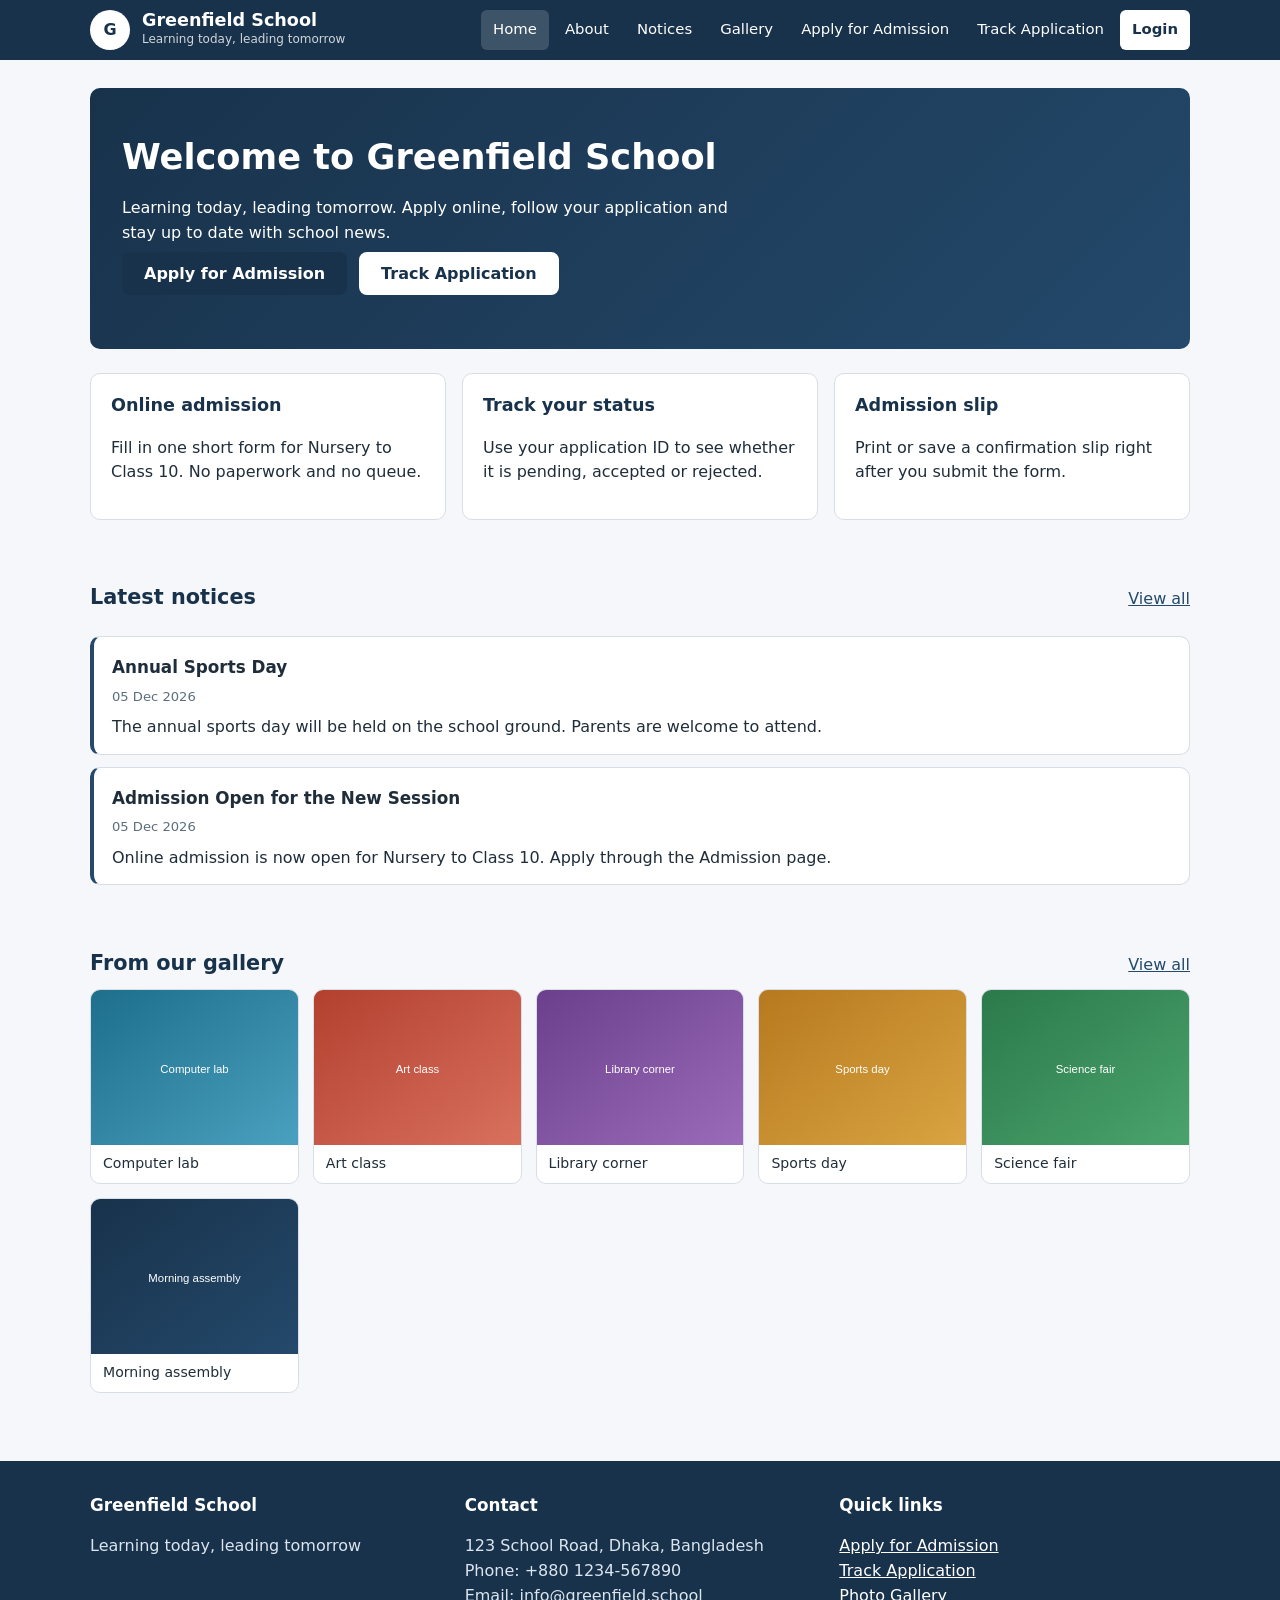
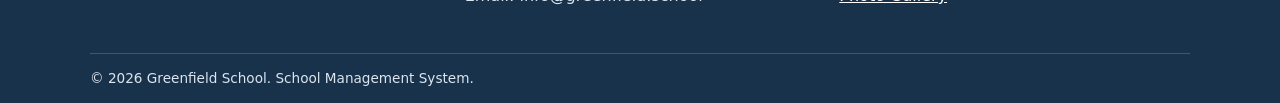
<file: index.html>
<!doctype html>
<html lang="en">
<head>
<meta charset="utf-8">
<meta name="viewport" content="width=device-width, initial-scale=1">
<title>Home</title>
<link rel="stylesheet" href="assets/css/style.css">
</head>
<body data-page="home" data-nav="home" data-title="Home">
<main class="wrap" id="main">
<section class="hero">
  <h1>Welcome to <span data-school="name"></span></h1>
  <p><span data-school="tagline"></span>. Apply online, follow your application and stay up to date with school news.</p>
  <p class="hero-actions">
    <a class="btn btn-primary" href="admission.html">Apply for Admission</a>
    <a class="btn btn-light" href="track.html">Track Application</a>
  </p>
</section>

<section class="cards three">
  <article class="card"><h2>Online admission</h2><p>Fill in one short form for Nursery to Class 10. No paperwork and no queue.</p></article>
  <article class="card"><h2>Track your status</h2><p>Use your application ID to see whether it is pending, accepted or rejected.</p></article>
  <article class="card"><h2>Admission slip</h2><p>Print or save a confirmation slip right after you submit the form.</p></article>
</section>

<section>
  <div class="section-head"><h2>Latest notices</h2><a href="notices.html">View all</a></div>
  <div id="latest-notices"></div>
</section>

<section>
  <div class="section-head"><h2>From our gallery</h2><a href="gallery.html">View all</a></div>
  <div id="latest-gallery"></div>
</section>
</main>
<script src="assets/js/main.js"></script>
</body>
</html>
</file>
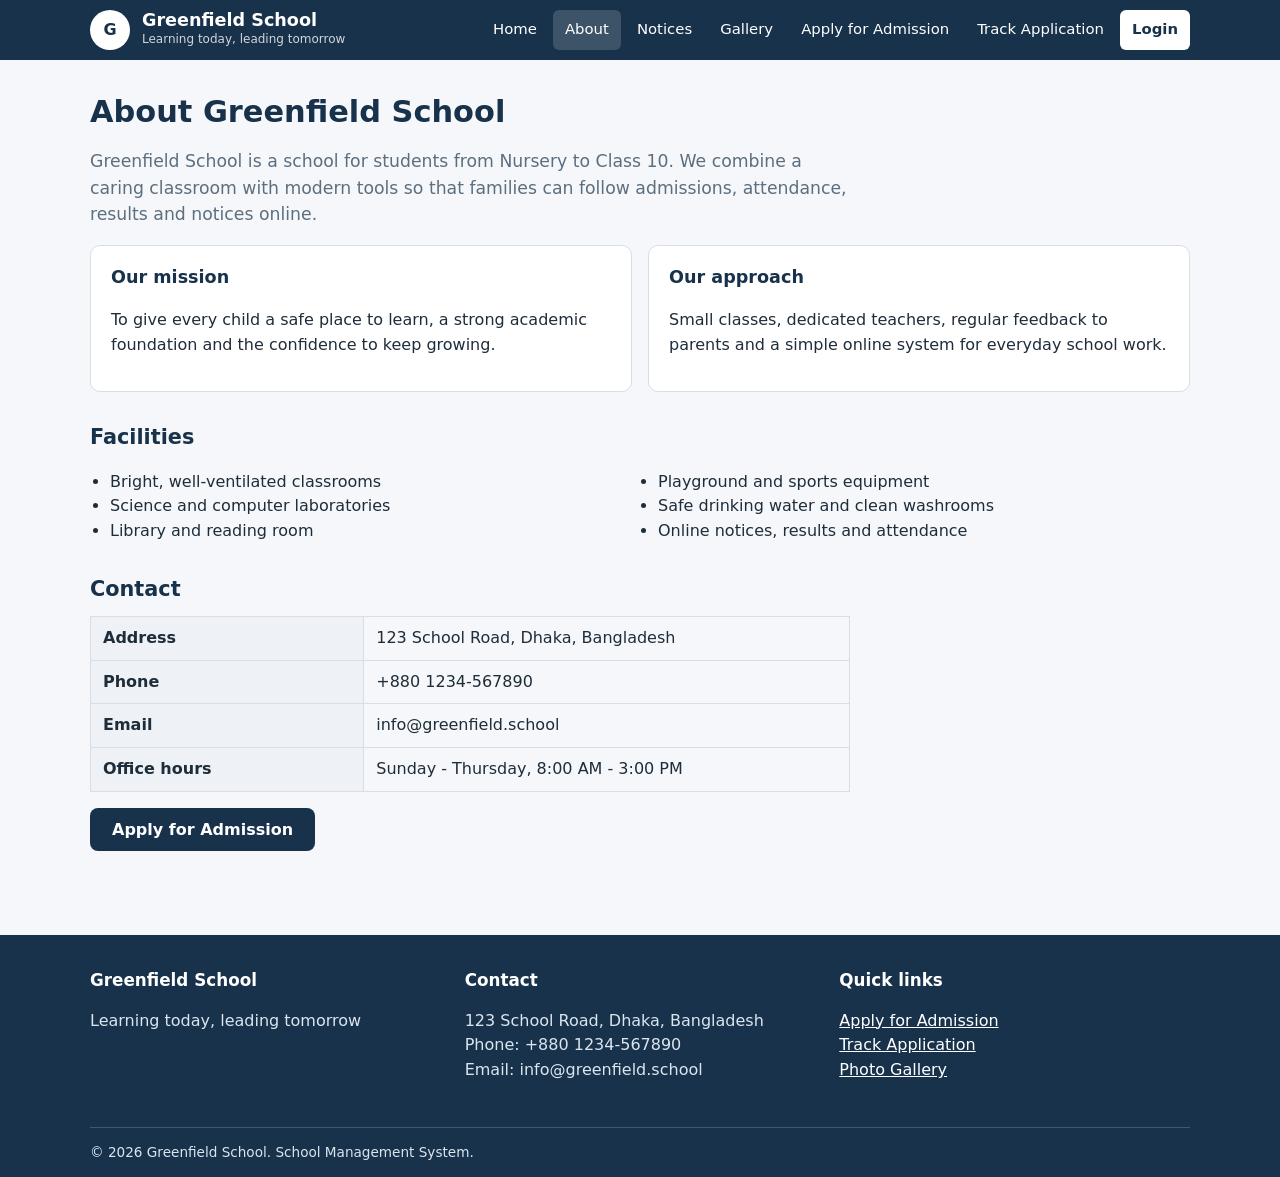
<file: about.html>
<!doctype html>
<html lang="en">
<head>
<meta charset="utf-8">
<meta name="viewport" content="width=device-width, initial-scale=1">
<title>About the School</title>
<link rel="stylesheet" href="assets/css/style.css">
</head>
<body data-page="about" data-nav="about" data-title="About the School">
<main class="wrap" id="main">
<h1>About <span data-school="name"></span></h1>
<p class="lead"><span data-school="name"></span> is a school for students from Nursery to Class 10. We combine a caring classroom with modern tools so that families can follow admissions, attendance, results and notices online.</p>

<section class="cards two">
  <article class="card"><h2>Our mission</h2><p>To give every child a safe place to learn, a strong academic foundation and the confidence to keep growing.</p></article>
  <article class="card"><h2>Our approach</h2><p>Small classes, dedicated teachers, regular feedback to parents and a simple online system for everyday school work.</p></article>
</section>

<h2>Facilities</h2>
<ul class="check-list">
  <li>Bright, well-ventilated classrooms</li>
  <li>Science and computer laboratories</li>
  <li>Library and reading room</li>
  <li>Playground and sports equipment</li>
  <li>Safe drinking water and clean washrooms</li>
  <li>Online notices, results and attendance</li>
</ul>

<h2>Contact</h2>
<table class="info-table">
  <tr><th>Address</th><td data-school="address"></td></tr>
  <tr><th>Phone</th><td data-school="phone"></td></tr>
  <tr><th>Email</th><td data-school="email"></td></tr>
  <tr><th>Office hours</th><td data-school="hours"></td></tr>
</table>
<p><a class="btn btn-primary" href="admission.html">Apply for Admission</a></p>
</main>
<script src="assets/js/main.js"></script>
</body>
</html>
</file>
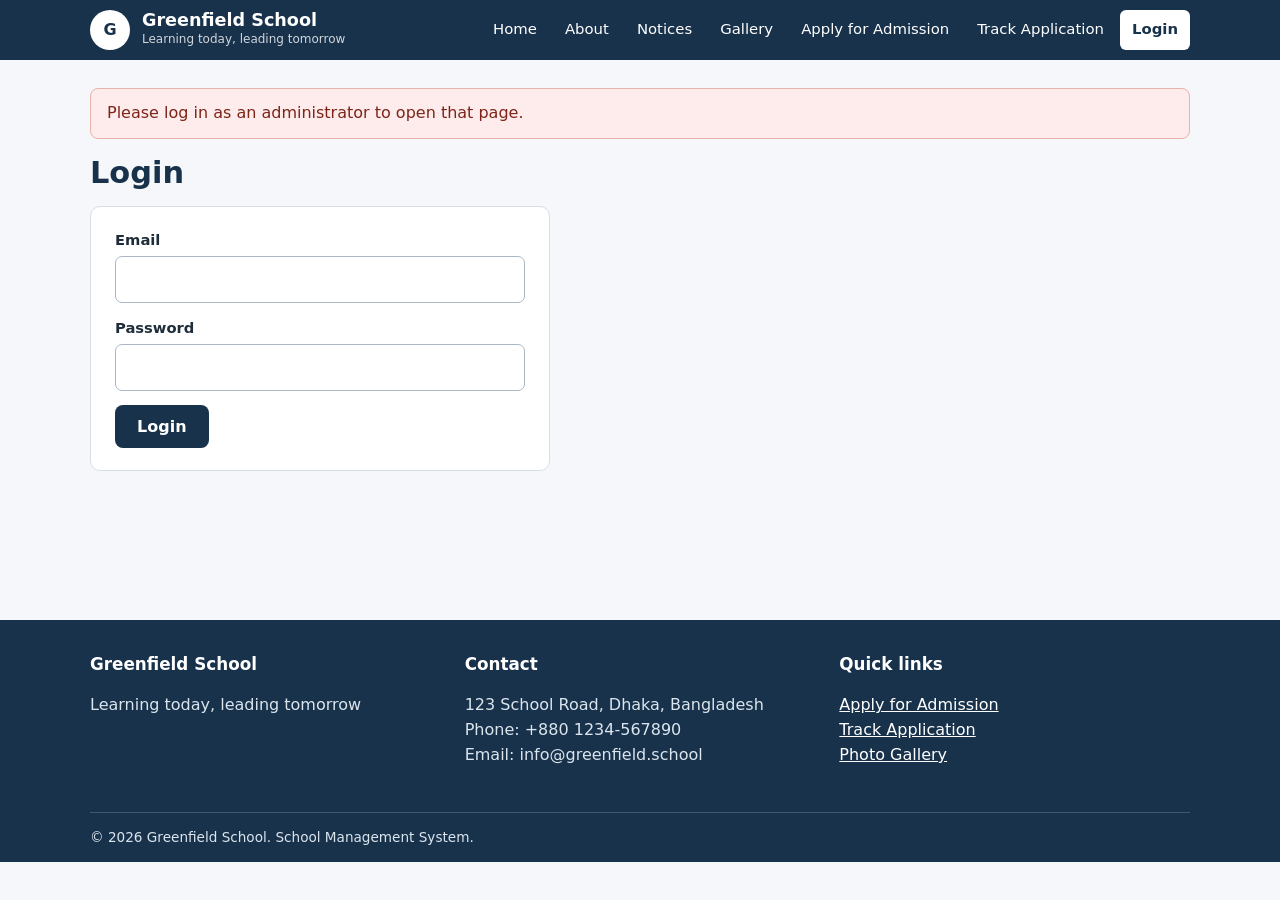
<file: admin.html>
<!doctype html>
<html lang="en">
<head>
<meta charset="utf-8">
<meta name="viewport" content="width=device-width, initial-scale=1">
<title>Review Admissions</title>
<link rel="stylesheet" href="assets/css/style.css">
</head>
<body data-page="admin" data-nav="" data-title="Review Admissions">
<main class="wrap" id="main">
<h1>Review admissions</h1>
<div class="alert alert-info">Demo mode: all data is stored in this browser only (no server or database).</div>

<section class="stats" id="stats" aria-label="Summary"></section>

<form method="get" action="admin.html" class="filter-bar">
  <label class="sr-only" for="q">Search</label>
  <input type="search" id="q" name="q" placeholder="Search name, guardian, phone or ID" maxlength="60">
  <label class="sr-only" for="status">Status</label>
  <select id="status" name="status">
    <option value="">All statuses</option>
    <option value="pending">Pending</option>
    <option value="accepted">Accepted</option>
    <option value="rejected">Rejected</option>
  </select>
  <button class="btn btn-primary" type="submit">Filter</button>
  <a class="btn btn-outline" id="clear-filter" href="admin.html" hidden>Clear</a>
</form>

<div id="admission-list"></div>
<div id="pager"></div>

<p class="demo-tools">Testing: <button class="btn btn-small btn-outline" type="button" id="reset-demo">Reset to sample data</button></p>
</main>
<script src="assets/js/main.js"></script>
</body>
</html>
</file>
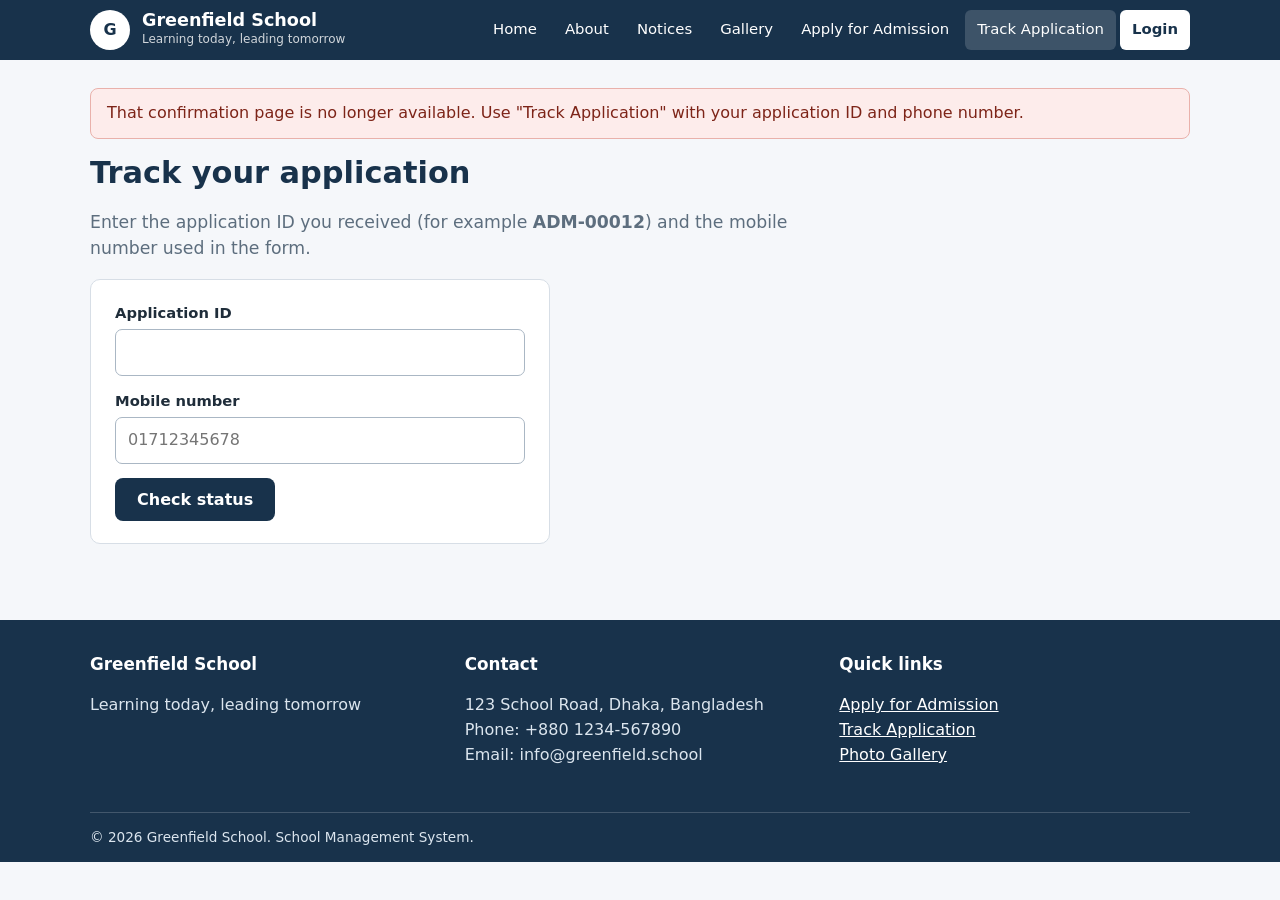
<file: admission-done.html>
<!doctype html>
<html lang="en">
<head>
<meta charset="utf-8">
<meta name="viewport" content="width=device-width, initial-scale=1">
<title>Application Submitted</title>
<link rel="stylesheet" href="assets/css/style.css">
</head>
<body data-page="admission-done" data-nav="admission" data-title="Application Submitted">
<main class="wrap" id="main">
<section class="success-box" id="done-box" hidden>
  <h1>Application submitted</h1>
  <p>Thank you. Please keep your application ID. You need it, with your phone number, to track your application.</p>
  <p class="big-id" id="app-id" aria-label="Application ID"></p>
  <p class="hero-actions">
    <a class="btn btn-primary" id="slip-link" href="slip.html">View and print admission slip</a>
    <a class="btn btn-outline" href="track.html">Track application</a>
  </p>
</section>
</main>
<script src="assets/js/main.js"></script>
</body>
</html>
</file>
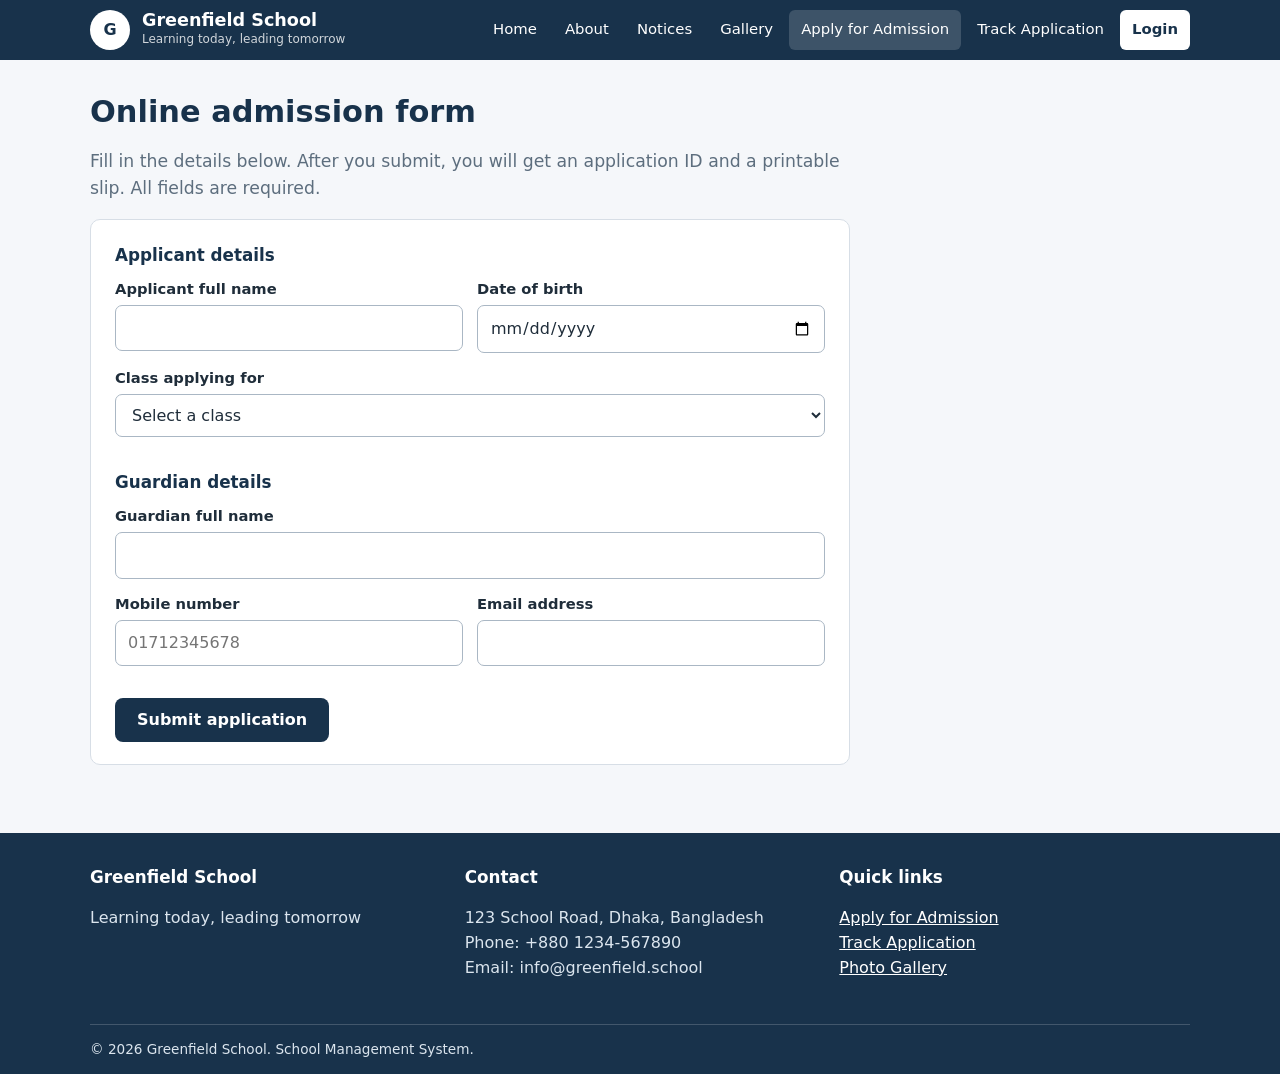
<file: admission.html>
<!doctype html>
<html lang="en">
<head>
<meta charset="utf-8">
<meta name="viewport" content="width=device-width, initial-scale=1">
<title>Apply for Admission</title>
<link rel="stylesheet" href="assets/css/style.css">
</head>
<body data-page="admission" data-nav="admission" data-title="Apply for Admission">
<main class="wrap" id="main">
<h1>Online admission form</h1>
<p class="lead">Fill in the details below. After you submit, you will get an application ID and a printable slip. All fields are required.</p>

<div id="form-error"></div>

<form id="admission-form" class="form" novalidate autocomplete="off">
  <fieldset>
    <legend>Applicant details</legend>
    <div class="grid-2">
      <div class="field">
        <label for="applicant_name">Applicant full name</label>
        <input type="text" id="applicant_name" name="applicant_name" maxlength="100" required aria-describedby="err-applicant_name">
      </div>
      <div class="field">
        <label for="date_of_birth">Date of birth</label>
        <input type="date" id="date_of_birth" name="date_of_birth" required aria-describedby="err-date_of_birth">
      </div>
    </div>
    <div class="field">
      <label for="class_applied">Class applying for</label>
      <select id="class_applied" name="class_applied" required aria-describedby="err-class_applied">
        <option value="">Select a class</option>
      </select>
    </div>
  </fieldset>

  <fieldset>
    <legend>Guardian details</legend>
    <div class="field">
      <label for="guardian_name">Guardian full name</label>
      <input type="text" id="guardian_name" name="guardian_name" maxlength="100" required aria-describedby="err-guardian_name">
    </div>
    <div class="grid-2">
      <div class="field">
        <label for="phone">Mobile number</label>
        <input type="tel" id="phone" name="phone" inputmode="tel" maxlength="20" required placeholder="01712345678" aria-describedby="err-phone">
      </div>
      <div class="field">
        <label for="email">Email address</label>
        <input type="email" id="email" name="email" maxlength="120" required aria-describedby="err-email">
      </div>
    </div>
  </fieldset>

  <button class="btn btn-primary" type="submit">Submit application</button>
</form>
</main>
<script src="assets/js/main.js"></script>
</body>
</html>
</file>
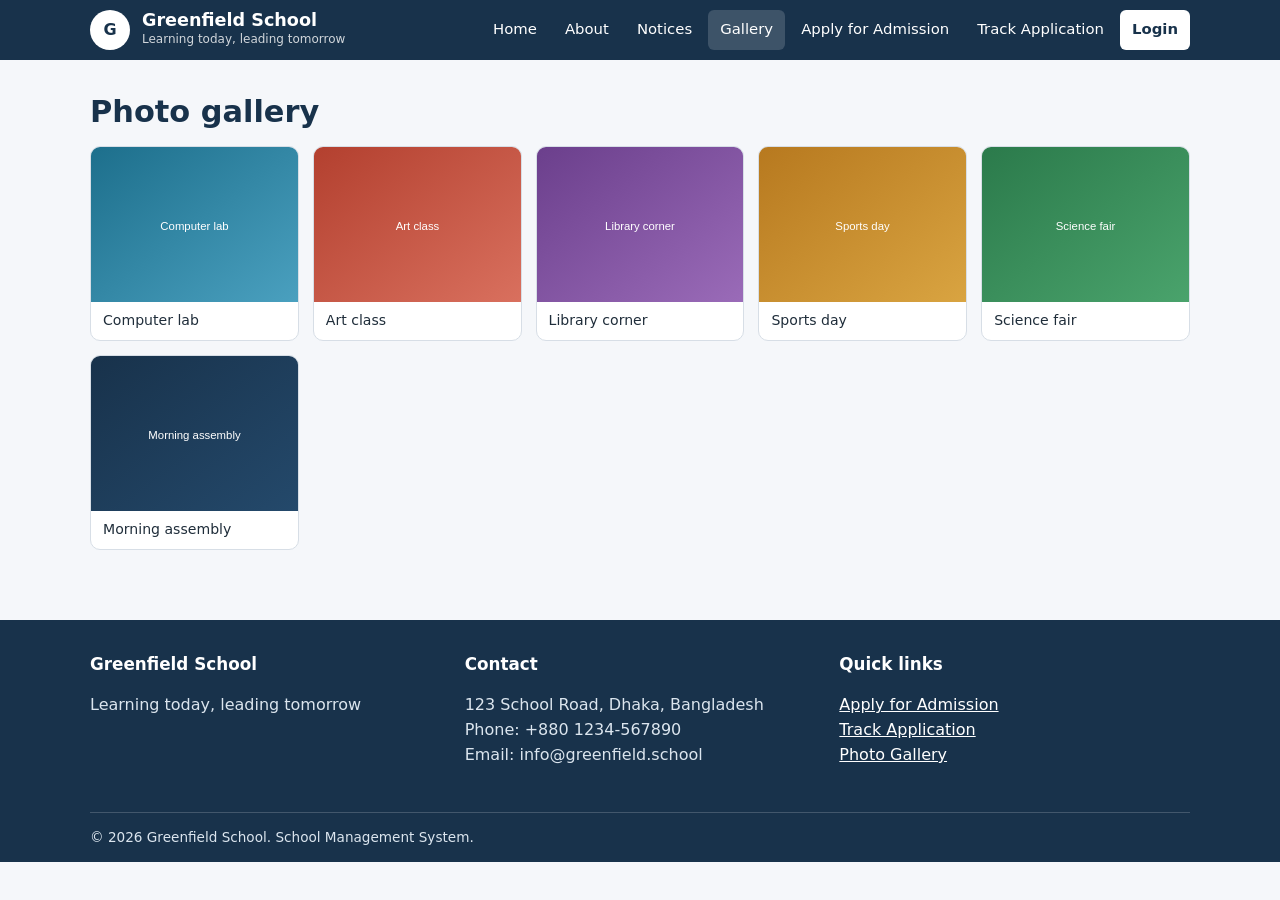
<file: gallery.html>
<!doctype html>
<html lang="en">
<head>
<meta charset="utf-8">
<meta name="viewport" content="width=device-width, initial-scale=1">
<title>Photo Gallery</title>
<link rel="stylesheet" href="assets/css/style.css">
</head>
<body data-page="gallery" data-nav="gallery" data-title="Photo Gallery">
<main class="wrap" id="main">
<h1>Photo gallery</h1>
<div id="gallery-root"></div>
<div id="pager"></div>
</main>
<script src="assets/js/main.js"></script>
</body>
</html>
</file>
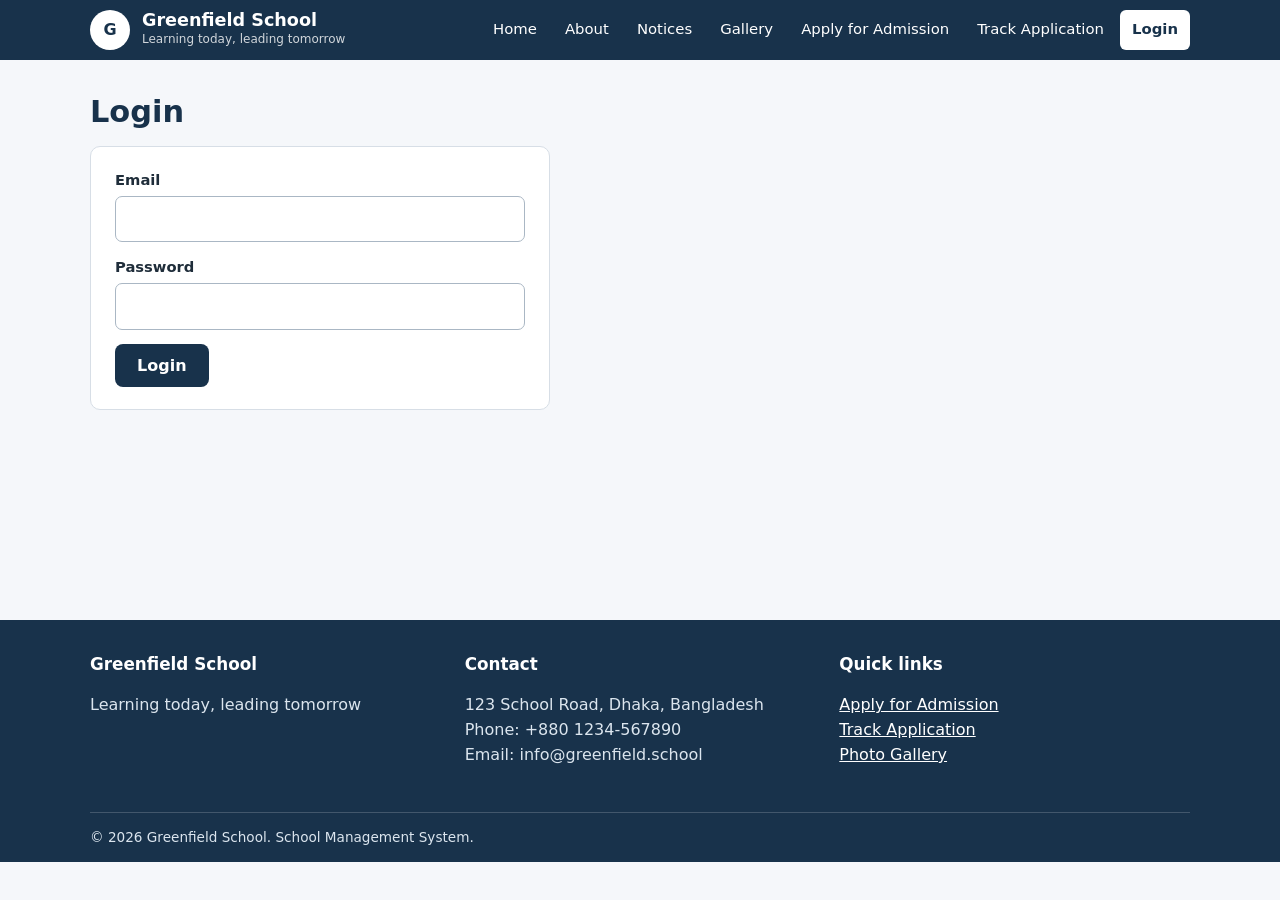
<file: login.html>
<!doctype html>
<html lang="en">
<head>
<meta charset="utf-8">
<meta name="viewport" content="width=device-width, initial-scale=1">
<title>Login</title>
<link rel="stylesheet" href="assets/css/style.css">
</head>
<body data-page="login" data-nav="" data-title="Login">
<main class="wrap" id="main">
<h1>Login</h1>
<div id="login-error"></div>
<form id="login-form" class="form narrow" novalidate>
  <div class="field"><label for="email">Email</label><input type="email" id="email" name="email" required autocomplete="username"></div>
  <div class="field"><label for="password">Password</label><input type="password" id="password" name="password" required autocomplete="current-password"></div>
  <button class="btn btn-primary" type="submit">Login</button>
</form>
</main>
<script src="assets/js/main.js"></script>
</body>
</html>
</file>
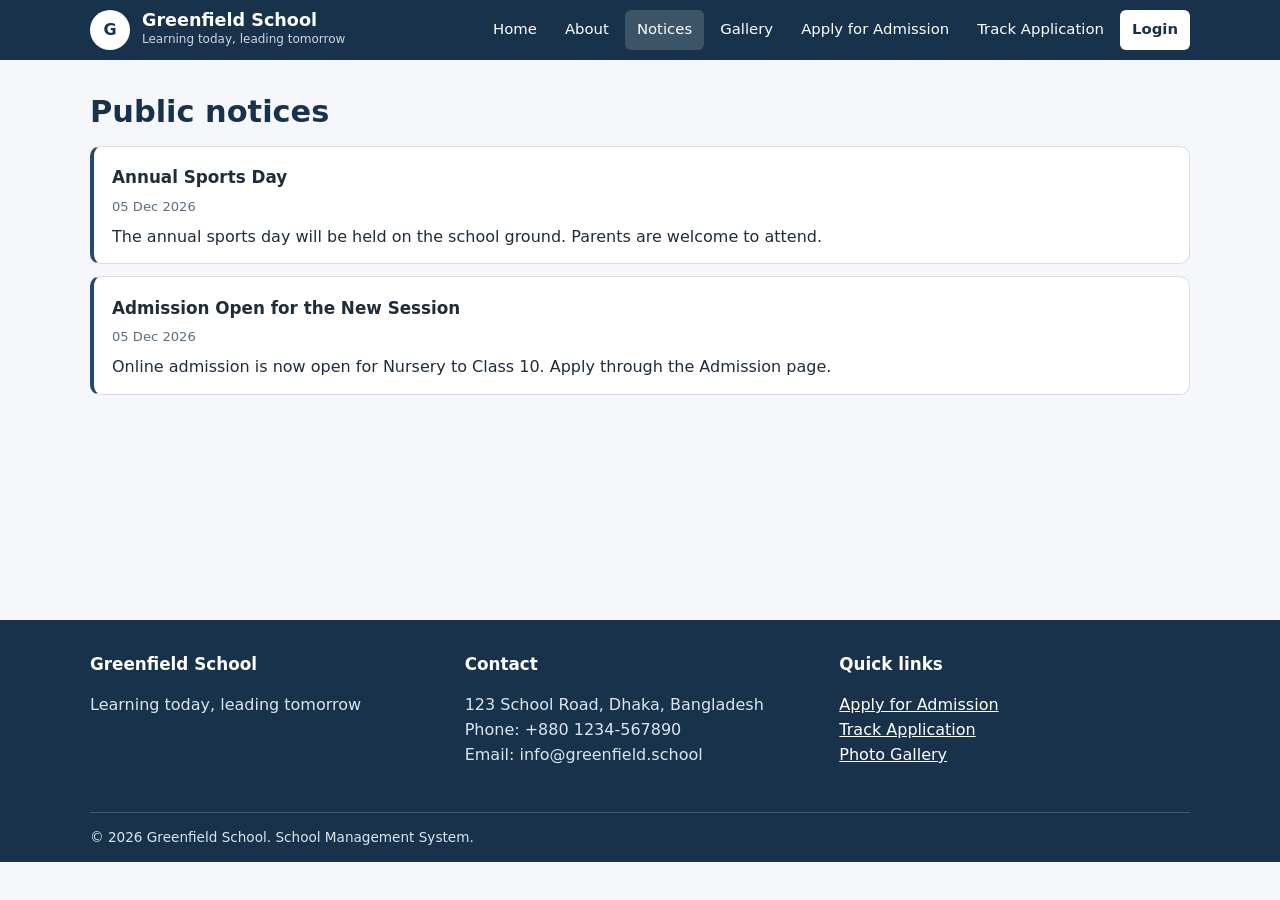
<file: notices.html>
<!doctype html>
<html lang="en">
<head>
<meta charset="utf-8">
<meta name="viewport" content="width=device-width, initial-scale=1">
<title>Public Notices</title>
<link rel="stylesheet" href="assets/css/style.css">
</head>
<body data-page="notices" data-nav="notices" data-title="Public Notices">
<main class="wrap" id="main">
<h1>Public notices</h1>
<div id="notice-list"></div>
<div id="pager"></div>
</main>
<script src="assets/js/main.js"></script>
</body>
</html>
</file>
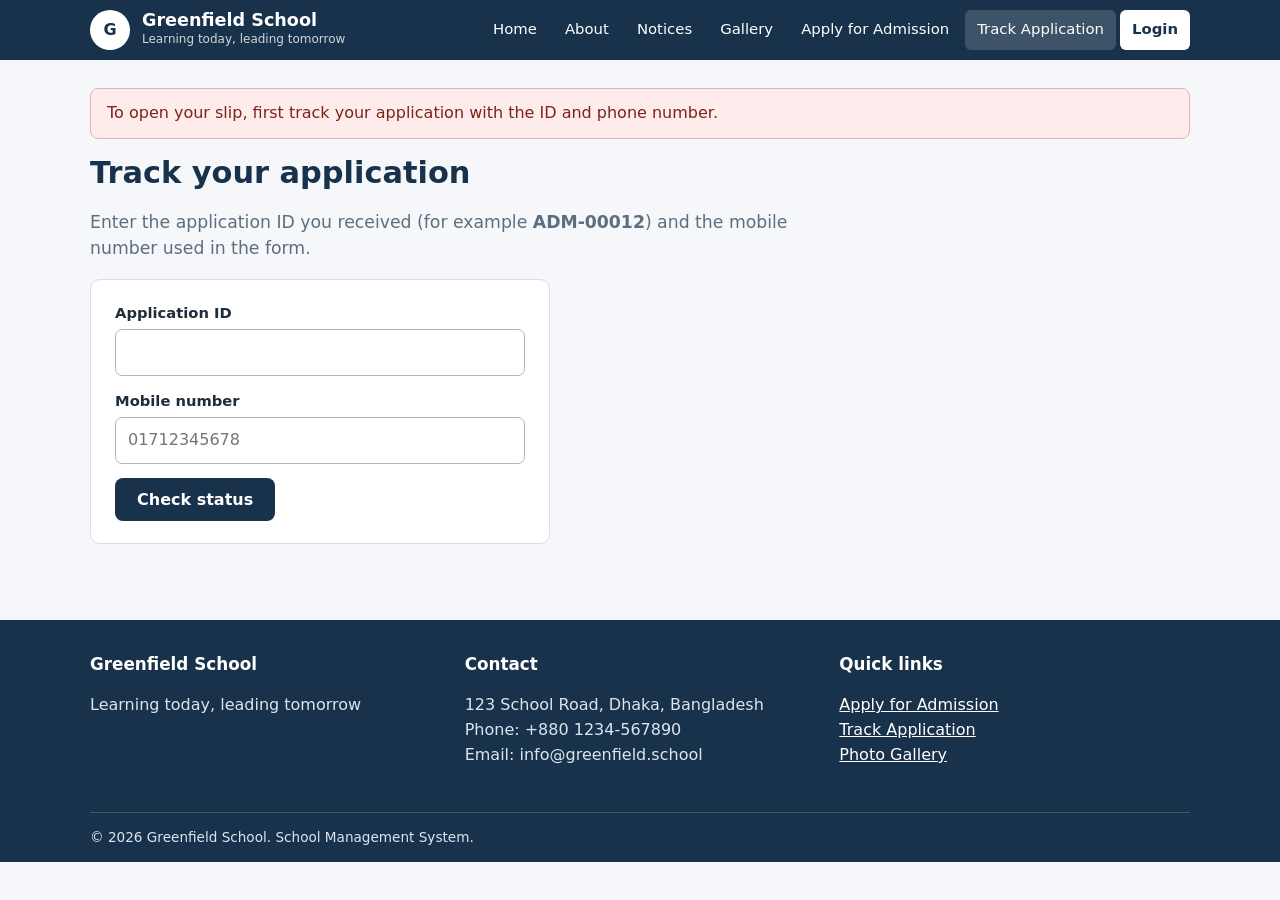
<file: slip.html>
<!doctype html>
<html lang="en">
<head>
<meta charset="utf-8">
<meta name="viewport" content="width=device-width, initial-scale=1">
<title>Admission Slip</title>
<link rel="stylesheet" href="assets/css/style.css">
</head>
<body data-page="slip" data-nav="admission" data-title="Admission Slip">
<main class="wrap" id="main">
<div id="slip-root"></div>
<p class="no-print" id="slip-actions" hidden>
  <button class="btn btn-primary" type="button" data-print>Print / Save as PDF</button>
  <a class="btn btn-outline" href="track.html">Track application</a>
</p>
</main>
<script src="assets/js/main.js"></script>
</body>
</html>
</file>
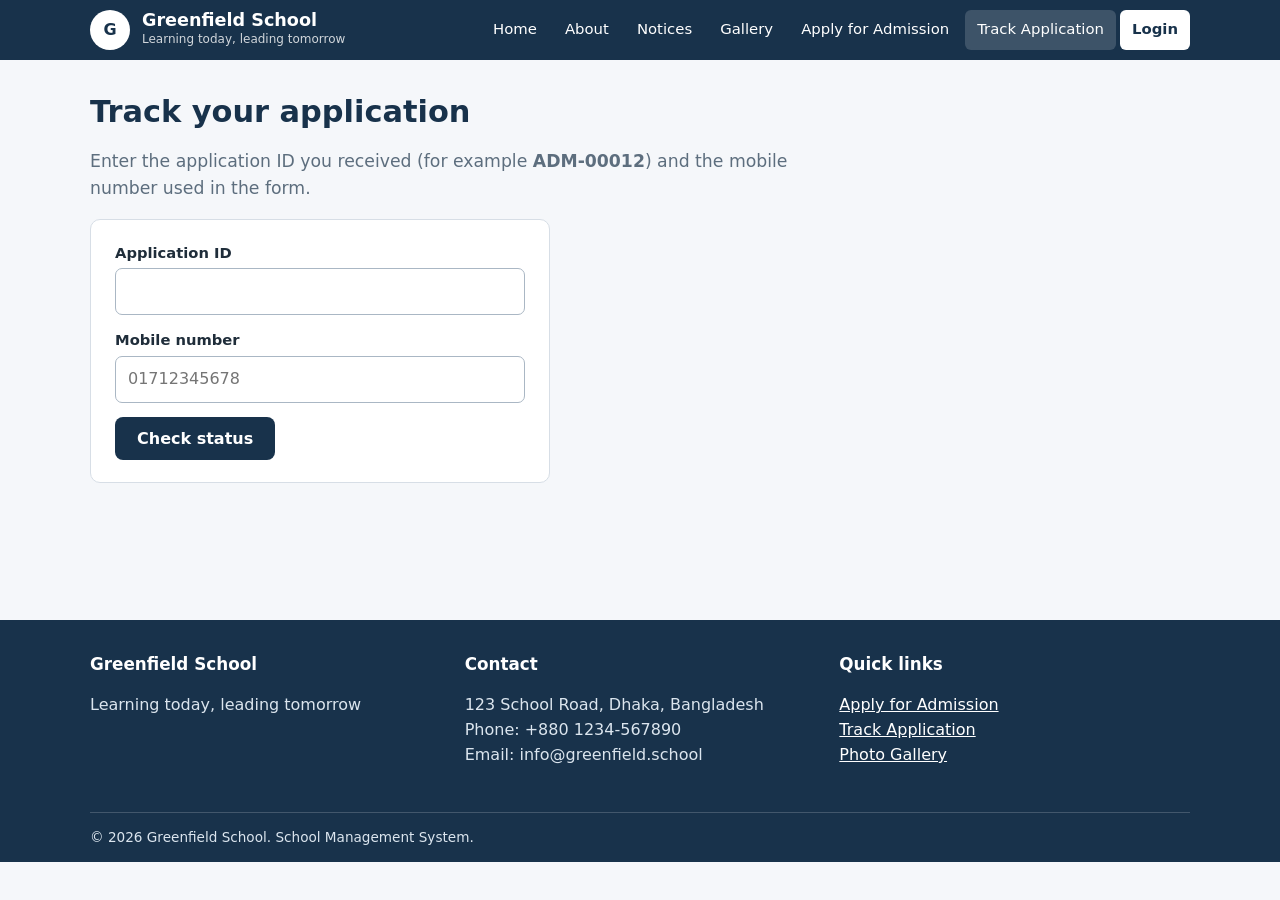
<file: track.html>
<!doctype html>
<html lang="en">
<head>
<meta charset="utf-8">
<meta name="viewport" content="width=device-width, initial-scale=1">
<title>Track Application</title>
<link rel="stylesheet" href="assets/css/style.css">
</head>
<body data-page="track" data-nav="track" data-title="Track Application">
<main class="wrap" id="main">
<h1>Track your application</h1>
<p class="lead">Enter the application ID you received (for example <strong>ADM-00012</strong>) and the mobile number used in the form.</p>

<div id="track-error"></div>

<form id="track-form" class="form narrow" novalidate>
  <div class="field">
    <label for="application_id">Application ID</label>
    <input type="text" id="application_id" name="application_id" required maxlength="20" autocomplete="off">
  </div>
  <div class="field">
    <label for="phone">Mobile number</label>
    <input type="tel" id="phone" name="phone" inputmode="tel" required maxlength="20" placeholder="01712345678">
  </div>
  <button class="btn btn-primary" type="submit">Check status</button>
</form>

<div id="track-result"></div>
</main>
<script src="assets/js/main.js"></script>
</body>
</html>
</file>
<file: assets/css/style.css>
:root{--navy:#18324b;--navy2:#24496b;--bg:#f5f7fa;--line:#d7dee6;--text:#1f2d3a;--muted:#5d6e7e;
--green:#2b7a4b;--red:#b3402f;--amber:#b7791f;--card:#fff;--radius:10px}
*{box-sizing:border-box}
html{font-size:100%}
body{margin:0;font-family:"Segoe UI",system-ui,-apple-system,Arial,sans-serif;color:var(--text);background:var(--bg);line-height:1.55}
.wrap{width:min(1100px,100% - 32px);margin-inline:auto}
main.wrap{padding-block:28px 48px;min-height:60vh}
a{color:var(--navy2)}
h1{font-size:1.9rem;color:var(--navy);margin:.2em 0 .5em;line-height:1.2}
h2{font-size:1.3rem;color:var(--navy);margin:1.4em 0 .5em}
h3{font-size:1.05rem;margin:.2em 0}
.lead{font-size:1.08rem;color:var(--muted);max-width:70ch}
.muted{color:var(--muted)}
.sr-only{position:absolute;width:1px;height:1px;overflow:hidden;clip:rect(0 0 0 0);white-space:nowrap}
:focus-visible{outline:3px solid #f0a500;outline-offset:2px}

/* header */
.site-header{background:var(--navy);color:#fff;position:sticky;top:0;z-index:20}
.header-row{display:flex;align-items:center;justify-content:space-between;gap:16px;padding-block:10px}
.brand{display:flex;align-items:center;gap:12px;color:#fff;text-decoration:none}
.brand strong{display:block;font-size:1.1rem;line-height:1.1}
.brand small{display:block;font-size:.75rem;opacity:.8}
.brand-mark{display:grid;place-items:center;width:40px;height:40px;border-radius:50%;background:#fff;color:var(--navy);font-weight:700}
.main-nav{display:flex;flex-wrap:wrap;gap:4px;align-items:center}
.main-nav a{color:#fff;text-decoration:none;padding:8px 12px;border-radius:6px;font-size:.93rem}
.main-nav a:hover,.main-nav a.active{background:rgba(255,255,255,.16)}
.main-nav a.nav-cta{background:#fff;color:var(--navy);font-weight:600}
.nav-toggle{display:none;background:none;border:1px solid rgba(255,255,255,.5);color:#fff;font-size:1.4rem;border-radius:6px;padding:2px 10px;cursor:pointer}

/* hero + cards */
.hero{background:linear-gradient(135deg,var(--navy),var(--navy2));color:#fff;border-radius:var(--radius);padding:48px 32px;margin-bottom:24px}
.hero h1{color:#fff;font-size:2.2rem;margin-top:0}
.hero p{max-width:60ch;margin:.4em 0}
.hero-actions{display:flex;flex-wrap:wrap;gap:12px;margin-top:20px}
.cards{display:grid;gap:16px;margin:16px 0}
.cards.three{grid-template-columns:repeat(3,1fr)}
.cards.two{grid-template-columns:repeat(2,1fr)}
.card{background:var(--card);border:1px solid var(--line);border-radius:var(--radius);padding:18px 20px}
.card h2{margin-top:0;font-size:1.1rem}
.section-head{display:flex;justify-content:space-between;align-items:baseline;margin-top:32px}

/* notices, gallery */
.notice{background:var(--card);border:1px solid var(--line);border-left:4px solid var(--navy2);border-radius:var(--radius);padding:14px 18px;margin:12px 0}
.notice time{font-size:.82rem;color:var(--muted)}
.notice p{margin:.4em 0 0}
.gallery-grid{display:grid;grid-template-columns:repeat(auto-fill,minmax(200px,1fr));gap:14px}
.gallery-grid figure{margin:0;background:var(--card);border:1px solid var(--line);border-radius:var(--radius);overflow:hidden}
.gallery-grid img{display:block;width:100%;aspect-ratio:4/3;object-fit:cover;background:#e8edf2}
.gallery-grid figcaption{padding:8px 12px;font-size:.88rem}
.empty{background:var(--card);border:1px dashed var(--line);border-radius:var(--radius);padding:20px;color:var(--muted);text-align:center}
.check-list{columns:2;padding-left:20px}
.lightbox{position:fixed;inset:0;background:rgba(10,20,30,.88);display:flex;flex-direction:column;align-items:center;justify-content:center;gap:10px;z-index:50;padding:20px}
.lightbox[hidden]{display:none}
.lightbox img{max-width:min(92vw,1000px);max-height:78vh;border-radius:6px;background:#fff}
.lightbox p{color:#fff;margin:0}
.lb-close{position:absolute;top:14px;right:18px;background:none;border:0;color:#fff;font-size:2.2rem;cursor:pointer}

/* buttons */
.btn{display:inline-block;border:2px solid transparent;border-radius:8px;padding:10px 20px;font:inherit;font-weight:600;text-decoration:none;cursor:pointer;line-height:1.2}
.btn-primary{background:var(--navy);color:#fff}
.btn-primary:hover{background:var(--navy2)}
.btn-light{background:#fff;color:var(--navy)}
.btn-outline{background:#fff;color:var(--navy);border-color:var(--navy)}
.btn-small{padding:6px 12px;font-size:.85rem}
.btn-ok{background:var(--green);color:#fff}
.btn-danger{background:var(--red);color:#fff}

/* forms */
.form{background:var(--card);border:1px solid var(--line);border-radius:var(--radius);padding:22px 24px;max-width:760px}
.form.narrow{max-width:460px}
fieldset{border:0;padding:0;margin:0 0 18px}
legend{font-weight:700;color:var(--navy);padding:0;margin-bottom:10px;font-size:1.05rem}
.grid-2{display:grid;grid-template-columns:1fr 1fr;gap:14px}
.field{display:flex;flex-direction:column;margin-bottom:14px}
label{font-weight:600;font-size:.92rem;margin-bottom:4px}
input,select{font:inherit;padding:10px 12px;border:1px solid #aab7c4;border-radius:7px;background:#fff;width:100%;color:var(--text)}
input[aria-invalid="true"]{border-color:var(--red)}
.field-error{color:var(--red);font-size:.84rem;margin-top:4px}
.alert{border-radius:8px;padding:12px 16px;margin:0 0 16px;border:1px solid}
.alert-error{background:#fdeceb;border-color:#e9b1ab;color:#7d2418}
.alert-success{background:#e8f5ec;border-color:#a8d4b6;color:#1d5a35}
.alert-info{background:#e8f0fa;border-color:#b3c9e6;color:#1d3f6b}

/* result / success / slip */
.success-box,.result-box,.slip{background:var(--card);border:1px solid var(--line);border-radius:var(--radius);padding:24px;max-width:760px}
.success-box{text-align:center;margin-inline:auto}
.big-id{font-size:2.1rem;font-weight:700;letter-spacing:.06em;color:var(--navy);margin:.3em 0}
.result-box{margin-top:24px}
.info-table{border-collapse:collapse;width:100%;max-width:760px;margin:10px 0 16px}
.info-table th,.info-table td{border:1px solid var(--line);padding:9px 12px;text-align:left;vertical-align:top}
.info-table th{background:#eef2f6;width:36%;font-weight:600}
.slip{border:2px solid var(--navy)}
.slip-head{text-align:center;border-bottom:2px solid var(--navy);margin-bottom:12px;padding-bottom:10px}
.slip-head h1{margin:0}
.slip-head h2{margin:.6em 0 0}
.slip .big-id{text-align:center}
.slip-note{font-size:.88rem;color:var(--muted)}
.badge{display:inline-block;padding:2px 12px;border-radius:999px;font-size:.82rem;font-weight:700;border:1px solid}
.badge-pending{background:#fff4dc;color:#8a5a00;border-color:#e8c46e}
.badge-accepted{background:#e3f4e9;color:#1d5a35;border-color:#9fd0b0}
.badge-rejected{background:#fdeceb;color:#8a2a1d;border-color:#e6a9a1}

/* admin */
.stats{display:grid;grid-template-columns:repeat(4,1fr);gap:12px;margin:14px 0}
.stat{background:var(--card);border:1px solid var(--line);border-radius:var(--radius);padding:14px;text-decoration:none;color:var(--text);text-align:center;border-top:4px solid var(--navy)}
.stat strong{display:block;font-size:1.7rem}
.stat span{color:var(--muted);font-size:.88rem}
.stat.s-pending{border-top-color:var(--amber)}.stat.s-accepted{border-top-color:var(--green)}.stat.s-rejected{border-top-color:var(--red)}
.filter-bar{display:flex;flex-wrap:wrap;gap:10px;margin:16px 0}
.filter-bar input[type=search]{flex:1 1 240px;width:auto}
.filter-bar select{width:auto}
.table-scroll{overflow-x:auto}
.data-table{width:100%;border-collapse:collapse;background:var(--card);border:1px solid var(--line)}
.data-table th,.data-table td{padding:10px 12px;border-bottom:1px solid var(--line);text-align:left;vertical-align:top}
.data-table thead th{background:#eef2f6;font-size:.85rem;text-transform:uppercase;letter-spacing:.03em}
.data-table summary{cursor:pointer;font-weight:600}
.details{display:grid;grid-template-columns:auto 1fr;gap:2px 12px;margin:8px 0 0;font-size:.88rem}
.details dt{color:var(--muted)}.details dd{margin:0}
.inline-actions{display:flex;gap:6px}
.pager{display:flex;gap:6px;flex-wrap:wrap;margin:20px 0}
.pager a{padding:6px 12px;border:1px solid var(--line);border-radius:6px;text-decoration:none;background:#fff}
.pager a.active{background:var(--navy);color:#fff;border-color:var(--navy)}

/* footer */
.site-footer{background:var(--navy);color:#dbe5ee;margin-top:20px}
.footer-grid{display:grid;grid-template-columns:repeat(3,1fr);gap:24px;padding-block:28px}
.site-footer h3{color:#fff}
.site-footer a{color:#fff}
.copyright{border-top:1px solid rgba(255,255,255,.18);padding-block:14px;font-size:.85rem}

@media (max-width:820px){
  .nav-toggle{display:block}
  .main-nav{display:none;position:absolute;left:0;right:0;top:100%;background:var(--navy);flex-direction:column;align-items:stretch;padding:8px 16px 16px}
  .main-nav.open{display:flex}
  .cards.three,.cards.two,.footer-grid,.grid-2{grid-template-columns:1fr}
  .stats{grid-template-columns:repeat(2,1fr)}
  .check-list{columns:1}
  .hero{padding:32px 20px}
  .data-table thead{display:none}
  .data-table,.data-table tbody,.data-table tr,.data-table td{display:block;width:100%}
  .data-table tr{border-bottom:2px solid var(--line);padding:6px 0}
  .data-table td{border:0;padding:4px 12px}
  .data-table td::before{content:attr(data-label) ": ";font-weight:600;color:var(--muted)}
}
@media print{
  body{background:#fff}
  .site-header,.site-footer,.no-print,.alert{display:none !important}
  main.wrap{padding:0;width:100%}
  .slip{border:2px solid #000;max-width:none}
}

/* added for the static version */
[hidden]{display:none !important}
.demo-tools{margin:28px 0 0;padding-top:14px;border-top:1px dashed var(--line);font-size:.88rem;color:var(--muted)}
.alert-wide{word-break:break-word}
</file>
